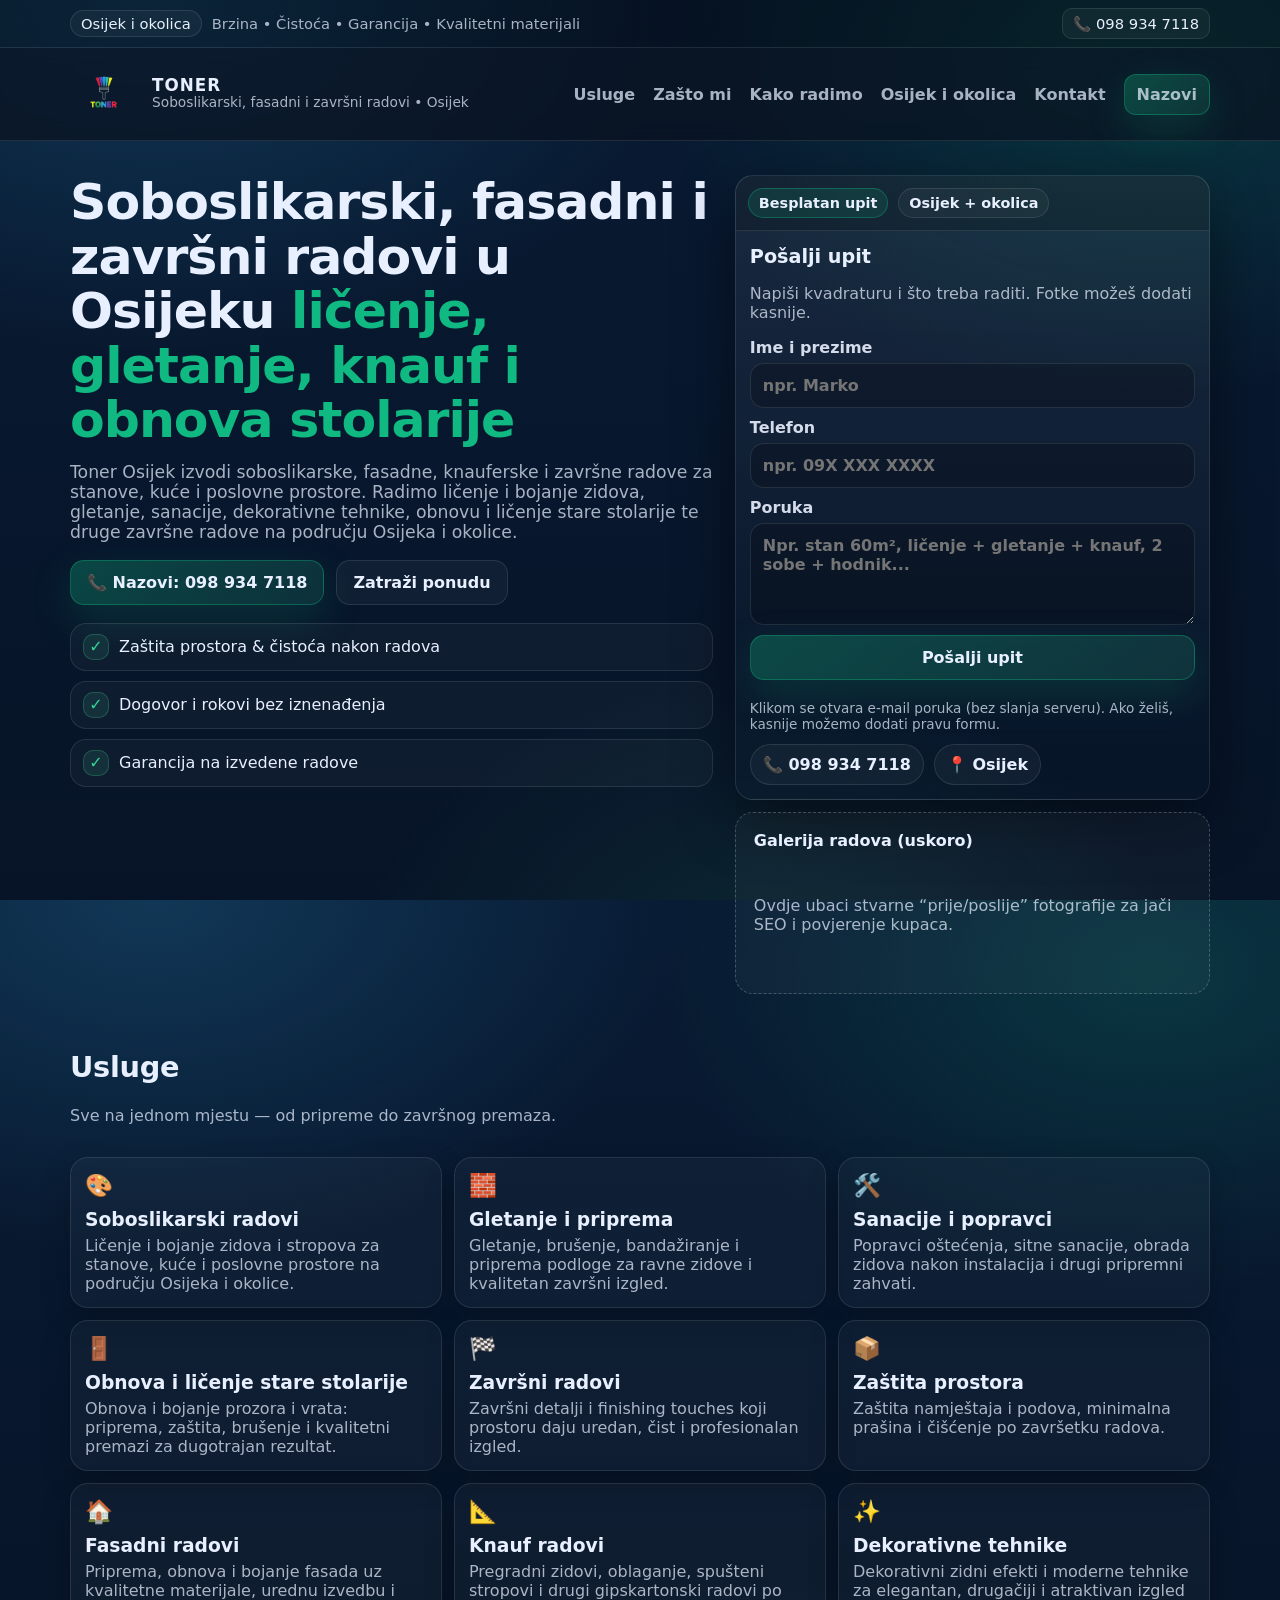
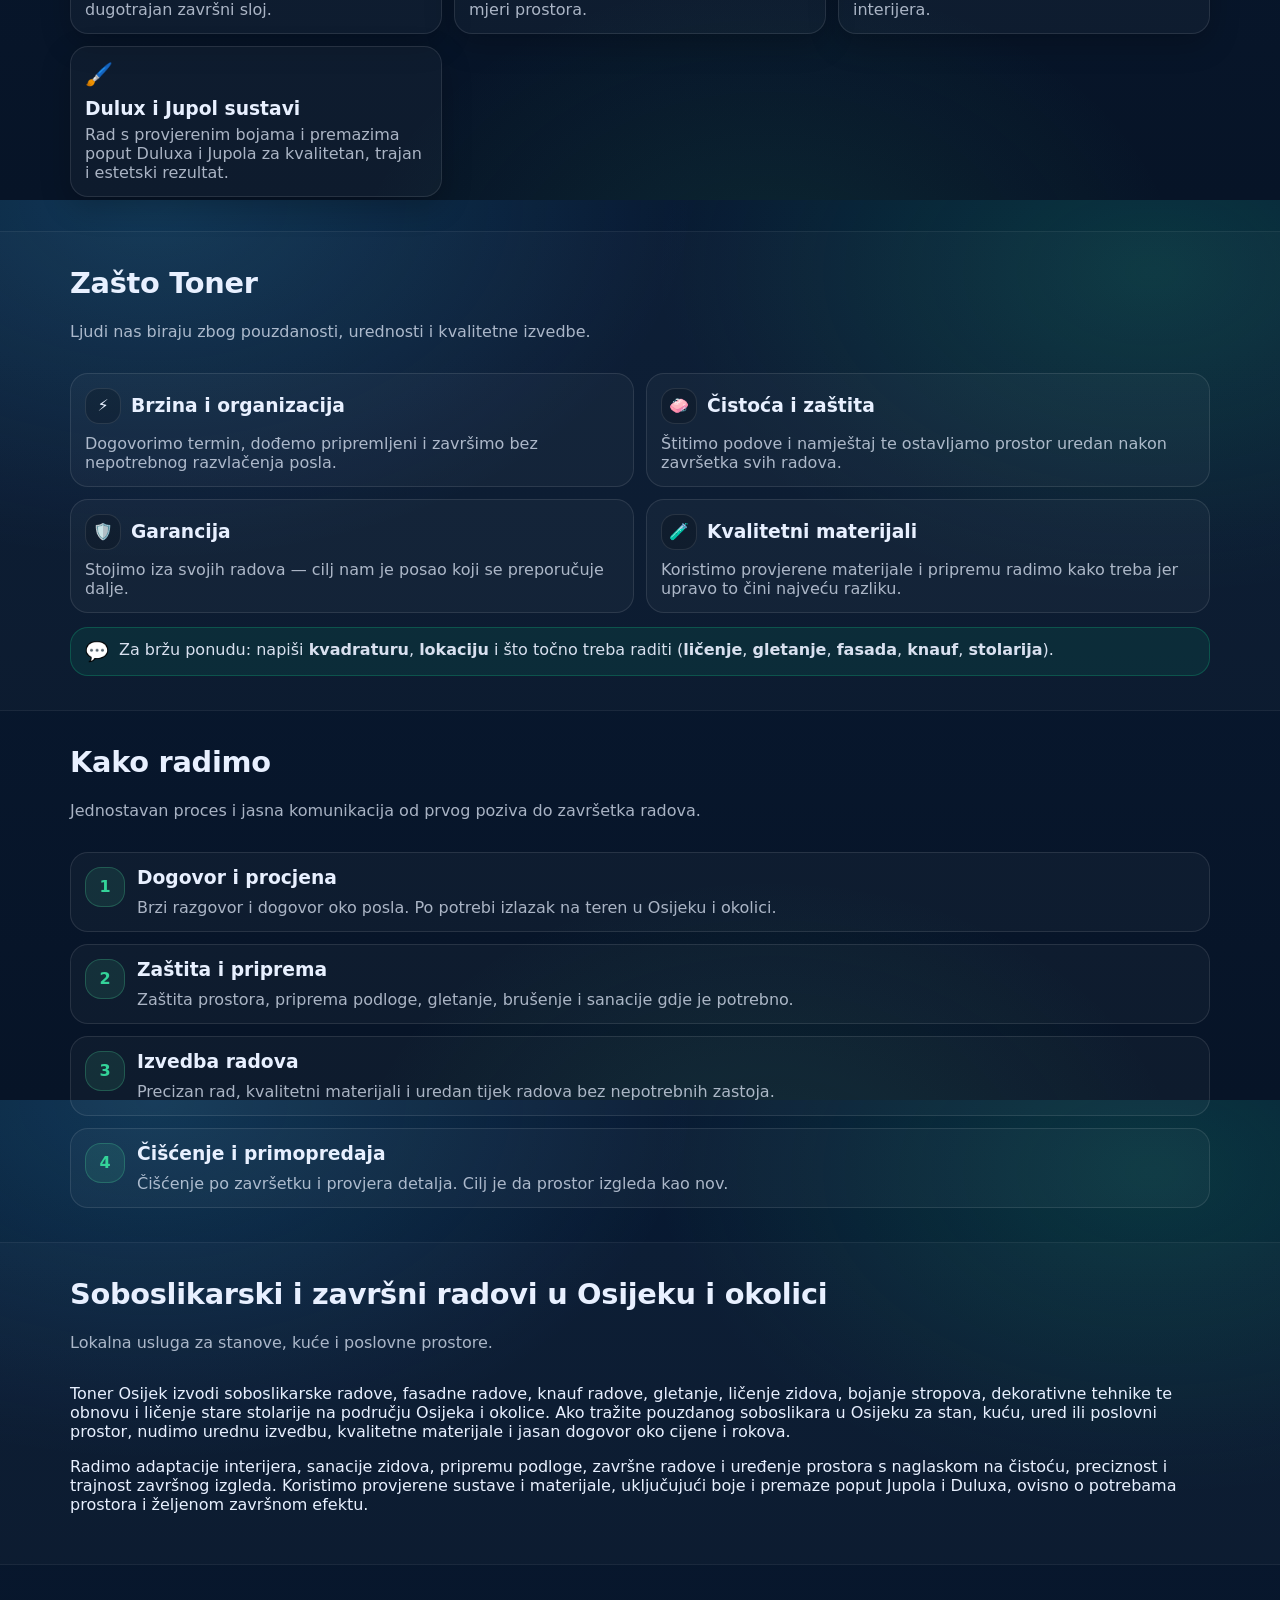
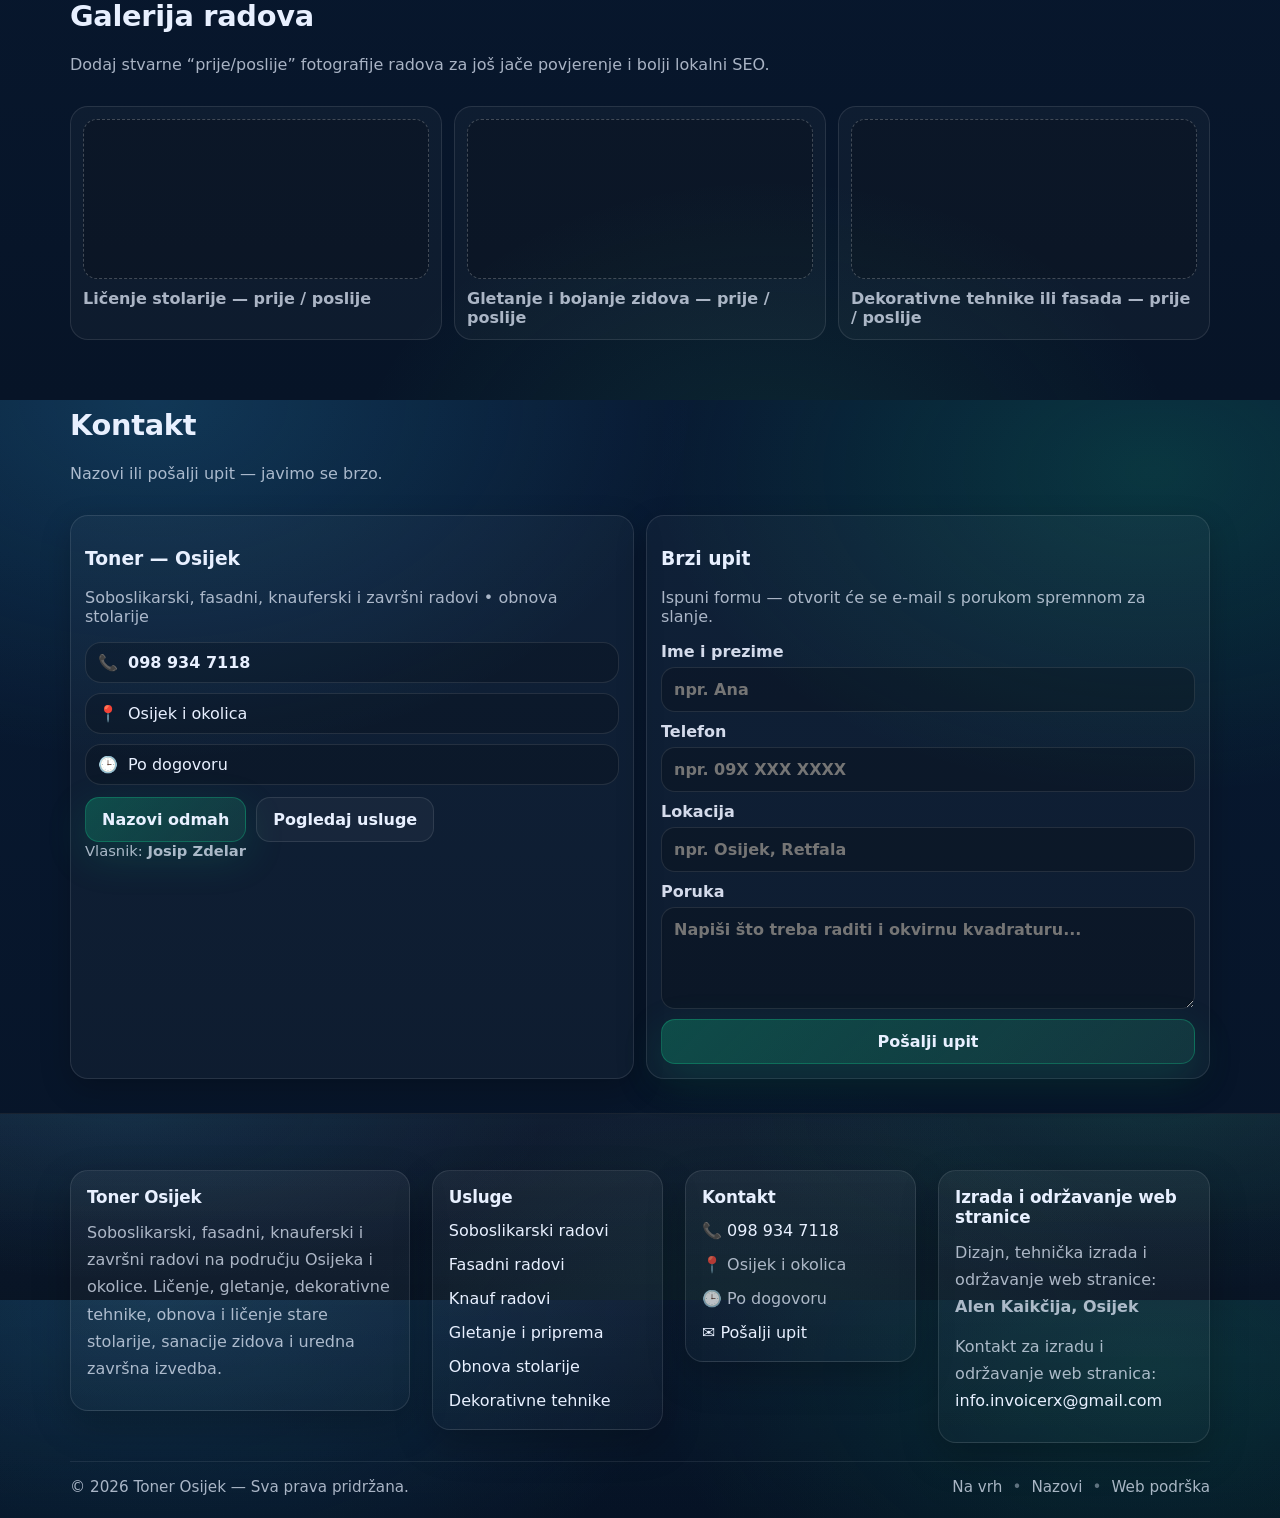
<file: index.html>
<!doctype html>
<html lang="hr">
<head>
  <meta charset="utf-8" />
  <meta name="viewport" content="width=device-width, initial-scale=1" />

  <title>Toner Osijek — Soboslikar, fasadni i završni radovi | Ličenje, knauf, stolarija</title>
  <meta name="description" content="Toner Osijek izvodi soboslikarske, fasadne, knauferske i završne radove: ličenje, bojanje, gletanje, dekorativne tehnike, obnova i ličenje stolarije. Osijek i okolica. Nazovite: 098 934 7118" />
  <meta name="keywords" content="soboslikar Osijek, soboslikarski radovi Osijek, ličenje Osijek, krečenje Osijek, bojanje zidova Osijek, gletanje Osijek, fasadni radovi Osijek, završni radovi Osijek, knauf radovi Osijek, knaufer Osijek, ličenje stolarije Osijek, obnova stolarije Osijek, bojanje stolarije Osijek, dekorativne tehnike Osijek, Jupol Osijek, Dulux Osijek, farbanje stanova Osijek, sanacija zidova Osijek, gipskartonski radovi Osijek" />
  <meta name="robots" content="index, follow" />

  <link rel="canonical" href="https://invoicerx.github.io/toner-osijek-website/" />
  
  <meta property="og:title" content="Toner Osijek — Soboslikarski, fasadni i završni radovi" />
  <meta property="og:description" content="Ličenje, gletanje, knauf, fasadni radovi, dekorativne tehnike i obnova stolarije u Osijeku i okolici. 098 934 7118" />
  <meta property="og:type" content="website" />
  <meta property="og:locale" content="hr_HR" />
  <meta property="og:url" content="https://invoicerx.github.io/toner-osijek-website/" />
  <meta property="og:image" content="https://invoicerx.github.io/toner-osijek-website/og-image.jpg" />
  <meta property="og:image:alt" content="Toner Osijek - soboslikarski i završni radovi u Osijeku" />

  <meta name="twitter:card" content="summary_large_image" />

  <link rel="icon" href="favicon.ico" />
  <link rel="stylesheet" href="style.css" />

  <script type="application/ld+json">
  {
    "@context": "https://schema.org",
    "@type": "HousePainter",
    "name": "Toner Osijek",
    "url": "https://invoicerx.github.io/toner-osijek-website/",
    "telephone": "+385989347118",
    "areaServed": {
      "@type": "City",
      "name": "Osijek"
    },
    "address": {
      "@type": "PostalAddress",
      "addressLocality": "Osijek",
      "addressCountry": "HR"
    },
    "description": "Soboslikarski, fasadni, knauferski i završni radovi u Osijeku i okolici. Ličenje, gletanje, dekorativne tehnike, obnova i ličenje stolarije.",
    "priceRange": "€€",
    "founder": "Josip Zdelar",
    "serviceType": [
      "Soboslikarski radovi",
      "Fasadni radovi",
      "Knauf radovi",
      "Gletanje",
      "Ličenje stolarije",
      "Obnova stolarije",
      "Dekorativne tehnike",
      "Završni radovi"
    ]
  }
  </script>
</head>
<body>

  <!-- Top bar -->
  <div class="topbar">
    <div class="container topbar-inner">
      <div class="topbar-left">
        <span class="pill">Osijek i okolica</span>
        <span class="muted">Brzina • Čistoća • Garancija • Kvalitetni materijali</span>
      </div>
      <div class="topbar-right">
        <a class="topbar-link" href="tel:+385989347118">📞 098 934 7118</a>
      </div>
    </div>
  </div>

  <!-- Header -->
  <header class="header" id="top">
    <div class="container header-inner">
      <a class="brand" href="#top" aria-label="Toner Osijek">
  <div class="brand-mark">
    <img src="Toner Logo.png" alt="Toner Osijek logo" class="brand-logo-img" />
  </div>
  <div class="brand-text">
    <div class="brand-name">TONER</div>
    <div class="brand-sub">Soboslikarski, fasadni i završni radovi • Osijek</div>
  </div>
</a>

      <nav class="nav" aria-label="Navigacija">
        <a href="#usluge">Usluge</a>
        <a href="#zasto">Zašto mi</a>
        <a href="#proces">Kako radimo</a>
        <a href="#osijek">Osijek i okolica</a>
        <a href="#kontakt">Kontakt</a>
        <a class="btn btn-small" href="tel:+385989347118">Nazovi</a>
      </nav>

      <button class="nav-toggle" aria-label="Otvori izbornik" aria-expanded="false">
        <span></span><span></span><span></span>
      </button>
    </div>
  </header>

  <!-- Hero -->
  <main>
    <section class="hero">
      <div class="container hero-grid">
        <div class="hero-left">
          <h1>
            Soboslikarski, fasadni i završni radovi u Osijeku
            <span class="accent">ličenje, gletanje, knauf i obnova stolarije</span>
          </h1>
          <p class="lead">
            Toner Osijek izvodi soboslikarske, fasadne, knauferske i završne radove za stanove, kuće i poslovne prostore.
            Radimo ličenje i bojanje zidova, gletanje, sanacije, dekorativne tehnike, obnovu i ličenje stare stolarije
            te druge završne radove na području Osijeka i okolice.
          </p>

          <div class="hero-cta">
            <a class="btn" href="tel:+385989347118">📞 Nazovi: 098 934 7118</a>
            <a class="btn btn-ghost" href="#kontakt">Zatraži ponudu</a>
          </div>

          <div class="hero-trust">
            <div class="trust-item">
              <div class="trust-num">✓</div>
              <div class="trust-text">Zaštita prostora & čistoća nakon radova</div>
            </div>
            <div class="trust-item">
              <div class="trust-num">✓</div>
              <div class="trust-text">Dogovor i rokovi bez iznenađenja</div>
            </div>
            <div class="trust-item">
              <div class="trust-num">✓</div>
              <div class="trust-text">Garancija na izvedene radove</div>
            </div>
          </div>
        </div>

        <div class="hero-right">
          <div class="hero-card">
            <div class="hero-card-head">
              <div class="badge">Besplatan upit</div>
              <div class="badge badge-dark">Osijek + okolica</div>
            </div>

            <div class="hero-card-body">
              <h2 class="h2">Pošalji upit</h2>
              <p class="muted">
                Napiši kvadraturu i što treba raditi. Fotke možeš dodati kasnije.
              </p>

              <form id="leadForm" class="form" autocomplete="on">
                <label>
                  Ime i prezime
                  <input name="name" type="text" placeholder="npr. Marko" required />
                </label>

                <label>
                  Telefon
                  <input name="phone" type="tel" placeholder="npr. 09X XXX XXXX" required />
                </label>

                <label>
                  Poruka
                  <textarea name="message" rows="4" placeholder="Npr. stan 60m², ličenje + gletanje + knauf, 2 sobe + hodnik..." required></textarea>
                </label>

                <button class="btn btn-full" type="submit">Pošalji upit</button>

                <p class="fineprint">
                  Klikom se otvara e-mail poruka (bez slanja serveru). Ako želiš, kasnije možemo dodati pravu formu.
                </p>
              </form>

              <div class="quick-contact">
                <a class="chip" href="tel:+385989347118">📞 098 934 7118</a>
                <a class="chip" href="#kontakt">📍 Osijek</a>
              </div>
            </div>
          </div>

          <div class="hero-image">
            <div class="placeholder">
              <div class="ph-title">Galerija radova (uskoro)</div>
              <div class="ph-sub">Ovdje ubaci stvarne “prije/poslije” fotografije za jači SEO i povjerenje kupaca.</div>
            </div>
          </div>
        </div>
      </div>
    </section>

    <!-- Services -->
    <section class="section" id="usluge">
      <div class="container">
        <div class="section-head">
          <h2>Usluge</h2>
          <p class="muted">Sve na jednom mjestu — od pripreme do završnog premaza.</p>
        </div>

        <div class="cards">
          <article class="card">
            <div class="card-icon">🎨</div>
            <h3>Soboslikarski radovi</h3>
            <p>Ličenje i bojanje zidova i stropova za stanove, kuće i poslovne prostore na području Osijeka i okolice.</p>
          </article>

          <article class="card">
            <div class="card-icon">🧱</div>
            <h3>Gletanje i priprema</h3>
            <p>Gletanje, brušenje, bandažiranje i priprema podloge za ravne zidove i kvalitetan završni izgled.</p>
          </article>

          <article class="card">
            <div class="card-icon">🛠️</div>
            <h3>Sanacije i popravci</h3>
            <p>Popravci oštećenja, sitne sanacije, obrada zidova nakon instalacija i drugi pripremni zahvati.</p>
          </article>

          <article class="card">
            <div class="card-icon">🚪</div>
            <h3>Obnova i ličenje stare stolarije</h3>
            <p>Obnova i bojanje prozora i vrata: priprema, zaštita, brušenje i kvalitetni premazi za dugotrajan rezultat.</p>
          </article>

          <article class="card">
            <div class="card-icon">🏁</div>
            <h3>Završni radovi</h3>
            <p>Završni detalji i finishing touches koji prostoru daju uredan, čist i profesionalan izgled.</p>
          </article>

          <article class="card">
            <div class="card-icon">📦</div>
            <h3>Zaštita prostora</h3>
            <p>Zaštita namještaja i podova, minimalna prašina i čišćenje po završetku radova.</p>
          </article>

          <article class="card">
            <div class="card-icon">🏠</div>
            <h3>Fasadni radovi</h3>
            <p>Priprema, obnova i bojanje fasada uz kvalitetne materijale, urednu izvedbu i dugotrajan završni sloj.</p>
          </article>

          <article class="card">
            <div class="card-icon">📐</div>
            <h3>Knauf radovi</h3>
            <p>Pregradni zidovi, oblaganje, spušteni stropovi i drugi gipskartonski radovi po mjeri prostora.</p>
          </article>

          <article class="card">
            <div class="card-icon">✨</div>
            <h3>Dekorativne tehnike</h3>
            <p>Dekorativni zidni efekti i moderne tehnike za elegantan, drugačiji i atraktivan izgled interijera.</p>
          </article>

          <article class="card">
            <div class="card-icon">🖌️</div>
            <h3>Dulux i Jupol sustavi</h3>
            <p>Rad s provjerenim bojama i premazima poput Duluxa i Jupola za kvalitetan, trajan i estetski rezultat.</p>
          </article>
        </div>
      </div>
    </section>

    <!-- Why us -->
    <section class="section section-alt" id="zasto">
      <div class="container">
        <div class="section-head">
          <h2>Zašto Toner</h2>
          <p class="muted">Ljudi nas biraju zbog pouzdanosti, urednosti i kvalitetne izvedbe.</p>
        </div>

        <div class="grid-2">
          <div class="feature">
            <div class="feature-top">
              <div class="feature-icon">⚡</div>
              <h3>Brzina i organizacija</h3>
            </div>
            <p>Dogovorimo termin, dođemo pripremljeni i završimo bez nepotrebnog razvlačenja posla.</p>
          </div>

          <div class="feature">
            <div class="feature-top">
              <div class="feature-icon">🧼</div>
              <h3>Čistoća i zaštita</h3>
            </div>
            <p>Štitimo podove i namještaj te ostavljamo prostor uredan nakon završetka svih radova.</p>
          </div>

          <div class="feature">
            <div class="feature-top">
              <div class="feature-icon">🛡️</div>
              <h3>Garancija</h3>
            </div>
            <p>Stojimo iza svojih radova — cilj nam je posao koji se preporučuje dalje.</p>
          </div>

          <div class="feature">
            <div class="feature-top">
              <div class="feature-icon">🧪</div>
              <h3>Kvalitetni materijali</h3>
            </div>
            <p>Koristimo provjerene materijale i pripremu radimo kako treba jer upravo to čini najveću razliku.</p>
          </div>
        </div>

        <div class="note">
          <div class="note-icon">💬</div>
          <div class="note-text">
            Za bržu ponudu: napiši <b>kvadraturu</b>, <b>lokaciju</b> i što točno treba raditi
            (<b>ličenje</b>, <b>gletanje</b>, <b>fasada</b>, <b>knauf</b>, <b>stolarija</b>).
          </div>
        </div>
      </div>
    </section>

    <!-- Process -->
    <section class="section" id="proces">
      <div class="container">
        <div class="section-head">
          <h2>Kako radimo</h2>
          <p class="muted">Jednostavan proces i jasna komunikacija od prvog poziva do završetka radova.</p>
        </div>

        <ol class="steps">
          <li class="step">
            <div class="step-num">1</div>
            <div class="step-body">
              <h3>Dogovor i procjena</h3>
              <p>Brzi razgovor i dogovor oko posla. Po potrebi izlazak na teren u Osijeku i okolici.</p>
            </div>
          </li>
          <li class="step">
            <div class="step-num">2</div>
            <div class="step-body">
              <h3>Zaštita i priprema</h3>
              <p>Zaštita prostora, priprema podloge, gletanje, brušenje i sanacije gdje je potrebno.</p>
            </div>
          </li>
          <li class="step">
            <div class="step-num">3</div>
            <div class="step-body">
              <h3>Izvedba radova</h3>
              <p>Precizan rad, kvalitetni materijali i uredan tijek radova bez nepotrebnih zastoja.</p>
            </div>
          </li>
          <li class="step">
            <div class="step-num">4</div>
            <div class="step-body">
              <h3>Čišćenje i primopredaja</h3>
              <p>Čišćenje po završetku i provjera detalja. Cilj je da prostor izgleda kao nov.</p>
            </div>
          </li>
        </ol>
      </div>
    </section>

    <!-- Local SEO section -->
    <section class="section section-alt" id="osijek">
      <div class="container">
        <div class="section-head">
          <h2>Soboslikarski i završni radovi u Osijeku i okolici</h2>
          <p class="muted">Lokalna usluga za stanove, kuće i poslovne prostore.</p>
        </div>

        <p>
          Toner Osijek izvodi soboslikarske radove, fasadne radove, knauf radove, gletanje, ličenje zidova,
          bojanje stropova, dekorativne tehnike te obnovu i ličenje stare stolarije na području Osijeka i okolice.
          Ako tražite pouzdanog soboslikara u Osijeku za stan, kuću, ured ili poslovni prostor, nudimo urednu izvedbu,
          kvalitetne materijale i jasan dogovor oko cijene i rokova.
        </p>

        <p>
          Radimo adaptacije interijera, sanacije zidova, pripremu podloge, završne radove i uređenje prostora
          s naglaskom na čistoću, preciznost i trajnost završnog izgleda. Koristimo provjerene sustave i materijale,
          uključujući boje i premaze poput Jupola i Duluxa, ovisno o potrebama prostora i željenom završnom efektu.
        </p>
      </div>
    </section>

    <!-- Gallery placeholder -->
    <section class="section" id="galerija">
      <div class="container">
        <div class="section-head">
          <h2>Galerija radova</h2>
          <p class="muted">Dodaj stvarne “prije/poslije” fotografije radova za još jače povjerenje i bolji lokalni SEO.</p>
        </div>

        <div class="gallery-placeholder">
          <div class="gph">
            <div class="gph-box"></div>
            <div class="gph-text">Ličenje stolarije — prije / poslije</div>
          </div>
          <div class="gph">
            <div class="gph-box"></div>
            <div class="gph-text">Gletanje i bojanje zidova — prije / poslije</div>
          </div>
          <div class="gph">
            <div class="gph-box"></div>
            <div class="gph-text">Dekorativne tehnike ili fasada — prije / poslije</div>
          </div>
        </div>
      </div>
    </section>

    <!-- Contact -->
    <section class="section" id="kontakt">
      <div class="container">
        <div class="section-head">
          <h2>Kontakt</h2>
          <p class="muted">Nazovi ili pošalji upit — javimo se brzo.</p>
        </div>

        <div class="contact-grid">
          <div class="contact-card">
            <h3>Toner — Osijek</h3>
            <p class="muted">Soboslikarski, fasadni, knauferski i završni radovi • obnova stolarije</p>

            <div class="contact-lines">
              <a class="contact-line" href="tel:+385989347118">
                <span>📞</span>
                <span><b>098 934 7118</b></span>
              </a>
              <div class="contact-line">
                <span>📍</span>
                <span>Osijek i okolica</span>
              </div>
              <div class="contact-line">
                <span>🕒</span>
                <span>Po dogovoru</span>
              </div>
            </div>

            <div class="contact-actions">
              <a class="btn" href="tel:+385989347118">Nazovi odmah</a>
              <a class="btn btn-ghost" href="#usluge">Pogledaj usluge</a>
            </div>

            <div class="small muted">
              Vlasnik: <b>Josip Zdelar</b>
            </div>
          </div>

          <div class="contact-card">
            <h3>Brzi upit</h3>
            <p class="muted">Ispuni formu — otvorit će se e-mail s porukom spremnom za slanje.</p>

            <form id="contactForm" class="form">
              <label>
                Ime i prezime
                <input name="name" type="text" placeholder="npr. Ana" required />
              </label>

              <label>
                Telefon
                <input name="phone" type="tel" placeholder="npr. 09X XXX XXXX" required />
              </label>

              <label>
                Lokacija
                <input name="location" type="text" placeholder="npr. Osijek, Retfala" />
              </label>

              <label>
                Poruka
                <textarea name="message" rows="4" placeholder="Napiši što treba raditi i okvirnu kvadraturu..." required></textarea>
              </label>

              <button class="btn btn-full" type="submit">Pošalji upit</button>
            </form>
          </div>
        </div>
      </div>
    </section>
  </main>

  <!-- Footer -->
  <!-- Footer -->
<footer class="footer">
  <div class="container footer-grid">
    <div class="footer-col">
      <h3>Toner Osijek</h3>
      <p>
        Soboslikarski, fasadni, knauferski i završni radovi na području Osijeka i okolice.
        Ličenje, gletanje, dekorativne tehnike, obnova i ličenje stare stolarije,
        sanacije zidova i uredna završna izvedba.
      </p>
    </div>

    <div class="footer-col">
      <h3>Usluge</h3>
      <ul class="footer-list">
        <li><a href="#usluge">Soboslikarski radovi</a></li>
        <li><a href="#usluge">Fasadni radovi</a></li>
        <li><a href="#usluge">Knauf radovi</a></li>
        <li><a href="#usluge">Gletanje i priprema</a></li>
        <li><a href="#usluge">Obnova stolarije</a></li>
        <li><a href="#usluge">Dekorativne tehnike</a></li>
      </ul>
    </div>

    <div class="footer-col">
      <h3>Kontakt</h3>
      <ul class="footer-list">
        <li><a href="tel:+385989347118">📞 098 934 7118</a></li>
        <li><span>📍 Osijek i okolica</span></li>
        <li><span>🕒 Po dogovoru</span></li>
        <li><a href="#kontakt">✉️ Pošalji upit</a></li>
      </ul>
    </div>

    <div class="footer-col">
      <h3>Izrada i održavanje web stranice</h3>
      <p>
        Dizajn, tehnička izrada i održavanje web stranice:
        <strong>Alen Kaikčija, Osijek</strong>
      </p>
      <p>
        Kontakt za izradu i održavanje web stranica:
        <a href="mailto:info.invoicerx@gmail.com">info.invoicerx@gmail.com</a>
      </p>
    </div>
  </div>

  <div class="container footer-bottom">
    <div>© <span id="year"></span> Toner Osijek — Sva prava pridržana.</div>
    <div class="footer-bottom-links">
      <a href="#top">Na vrh</a>
      <span class="dot">•</span>
      <a href="tel:+385989347118">Nazovi</a>
      <span class="dot">•</span>
      <a href="mailto:info.invoicerx@gmail.com">Web podrška</a>
    </div>
  </div>
</footer>

  <!-- Mobile call button -->
  <a class="call-float" href="tel:+385989347118" aria-label="Nazovi Toner Osijek">📞 Nazovi</a>

  <script src="script.js"></script>
</body>
</html>
</file>
<file: style.css>
:root{
  /* BLUE BASE + EMERALD ACCENTS */
  --bg: #071427; /* duboka plava */
  --bg2: #081a33; /* sekundarna za gradiente */
  --panel: rgba(255,255,255,0.055);
  --panel2: rgba(255,255,255,0.035);
  --stroke: rgba(255,255,255,0.10);

  --text: #e8f0ff;
  --muted: rgba(232,240,255,0.72);

  --accent: #10b981;   /* emerald */
  --accent2: #34d399;  /* mint/green */

  --shadow: 0 20px 60px rgba(0,0,0,.45);
}

*{box-sizing:border-box}
html,body{height:100%}
html{
  -webkit-text-size-adjust: 100%;
  text-size-adjust: 100%;
}
body{
  margin:0;
  font-family: system-ui, -apple-system, Segoe UI, Roboto, Inter, Arial, sans-serif;
  overflow-x: hidden;

  background:
    radial-gradient(900px 600px at 12% 0%, rgba(56,189,248,.18), transparent 60%),
    radial-gradient(800px 520px at 90% 8%, rgba(16,185,129,.18), transparent 62%),
    radial-gradient(700px 520px at 60% 110%, rgba(52,211,153,.10), transparent 60%),
    linear-gradient(180deg, var(--bg2), var(--bg));

  color: var(--text);
}

a{color:inherit; text-decoration:none}

img,
svg,
video,
canvas{
  max-width: 100%;
  height: auto;
}

input,
textarea,
select,
button{
  font: inherit;
}

.container{
  width:min(1140px, 92vw);
  margin:0 auto;
}

.muted{color:var(--muted)}
.small{font-size:.92rem}
.fineprint{font-size:.85rem; color:var(--muted); margin:.6rem 0 0}

/* iPhone notch / safe area support */
.topbar,
.header,
.footer,
.call-float{
  padding-left: max(0px, env(safe-area-inset-left));
  padding-right: max(0px, env(safe-area-inset-right));
}

.call-float{
  bottom: max(14px, env(safe-area-inset-bottom));
}

.topbar{
  background: rgba(0,0,0,.35);
  border-bottom: 1px solid var(--stroke);
}
.topbar-inner{
  display:flex;
  align-items:center;
  justify-content:space-between;
  gap:12px;
  padding:10px 0;
  font-size:.92rem;
}
.topbar-left{
  display:flex;
  align-items:center;
  gap:10px;
  flex-wrap:wrap;
}
.pill{
  display:inline-flex;
  align-items:center;
  gap:8px;
  padding:4px 10px;
  border:1px solid var(--stroke);
  background: rgba(255,255,255,.04);
  border-radius:999px;
}
.topbar-link{
  padding:6px 10px;
  border:1px solid var(--stroke);
  border-radius:10px;
  background: rgba(255,255,255,.04);
}

.header{
  position: sticky;
  top:0;
  z-index:50;
  backdrop-filter: blur(10px);
  background: rgba(11,18,32,0.72);
  border-bottom: 1px solid var(--stroke);
}
.header-inner{
  display:flex;
  align-items:center;
  justify-content:space-between;
  gap:12px;
  padding:12px 0;
}

.brand{
  display:flex;
  align-items:center;
  gap:14px;
  min-width:220px;
}

.brand-mark{
  width:68px;
  height:68px;
  display:grid;
  place-items:center;
  border-radius:14px;
  background: transparent;
  border:none;
  box-shadow:none;
  overflow:visible;
  flex:0 0 68px;
}

.brand-logo-img{
  width:100%;
  height:100%;
  object-fit:contain;
  display:block;
}

.brand-name{
  font-weight:900;
  letter-spacing:.06em;
  font-size:1.05rem;
  line-height:1;
}

.brand-sub{
  font-size:.86rem;
  color:var(--muted);
  line-height:1.25;
}
.logo{height:42px; width:auto; display:block}

.nav{
  display:flex;
  align-items:center;
  gap:18px;
}
.nav a{
  color: var(--muted);
  font-weight:600;
}
.nav a:hover{color:var(--text)}

.nav-toggle{
  display:none;
  background: transparent;
  border: 1px solid var(--stroke);
  border-radius: 12px;
  padding:10px;
  cursor:pointer;
}
.nav-toggle span{
  display:block;
  width:22px;
  height:2px;
  background: var(--text);
  margin:4px 0;
  opacity:.9;
}

.btn{
  display:inline-flex;
  align-items:center;
  justify-content:center;
  gap:10px;
  padding:12px 16px;
  border-radius:14px;

  border: 1px solid rgba(16,185,129,.35);
  background: linear-gradient(135deg, rgba(16,185,129,.30), rgba(52,211,153,.14));
  box-shadow: 0 14px 40px rgba(16,185,129,.18);

  color: var(--text);
  font-weight:800;
}

.btn:hover{
  transform: translateY(-1px);
  box-shadow: 0 18px 55px rgba(16,185,129,.26);
}
.btn:active{transform: translateY(0px)}

.btn-ghost{
  background: rgba(255,255,255,.04);
  border:1px solid var(--stroke);
  box-shadow: none;
  color: var(--text);
}
.btn-small{padding:10px 12px; border-radius:12px}
.btn-full{width:100%}

.hero{
  padding: 34px 0 22px;
}
.hero-grid{
  display:grid;
  grid-template-columns: 1.15fr .85fr;
  gap:22px;
  align-items:start;
}
h1{
  margin:0;
  font-size: clamp(2rem, 2.7vw + 1rem, 3.2rem);
  line-height: 1.08;
  letter-spacing: -0.02em;
}
.accent{
  color: var(--accent);
}
.lead{
  margin:14px 0 0;
  font-size: 1.08rem;
  color: var(--muted);
  max-width: 64ch;
}
.hero-cta{
  display:flex;
  gap:12px;
  flex-wrap:wrap;
  margin-top:18px;
}
.hero-trust{
  margin-top:18px;
  display:grid;
  gap:10px;
}
.trust-item{
  display:flex;
  align-items:center;
  gap:10px;
  padding:10px 12px;
  background: rgba(255,255,255,.03);
  border:1px solid var(--stroke);
  border-radius:16px;
}
.trust-num{
  width:26px;height:26px;
  border-radius:10px;
  display:grid;place-items:center;
  background: rgba(78,225,160,.10);
  border: 1px solid rgba(78,225,160,.22);
  color: var(--accent2);
  font-weight:900;
}

.hero-card{
  background: linear-gradient(180deg, rgba(255,255,255,.07), rgba(255,255,255,0));
  border:1px solid var(--stroke);
  border-radius: 18px;
  box-shadow: var(--shadow);
  overflow:hidden;
}
.hero-card-head{
  padding:12px;
  display:flex;
  gap:10px;
  flex-wrap:wrap;
  border-bottom: 1px solid var(--stroke);
  background: rgba(0,0,0,.20);
}
.badge{
  padding:6px 10px;
  border-radius:999px;
  border:1px solid rgba(16,185,129,.35);
  background: rgba(16,185,129,.14);
  font-weight:800;
  font-size:.9rem;
}
.badge-dark{
  border-color: var(--stroke);
  background: rgba(255,255,255,.04);
  color: var(--text);
}
.hero-card-body{
  padding:14px;
}
.h2{margin:0 0 6px; font-size:1.2rem}

.form{
  display:grid;
  gap:10px;
  margin-top:10px;
}
label{
  display:grid;
  gap:6px;
  font-weight:700;
  color: rgba(234,240,255,.90);
}
input, textarea{
  width:100%;
  padding:12px 12px;
  border-radius:14px;
  border:1px solid var(--stroke);
  background: rgba(0,0,0,.20);
  color: var(--text);
  outline:none;
}
input:focus, textarea:focus{
  border-color: rgba(16,185,129,.40);
  box-shadow: 0 0 0 4px rgba(16,185,129,.14);
}
.quick-contact{
  display:flex;
  gap:10px;
  flex-wrap:wrap;
  margin-top:12px;
}
.chip{
  padding:10px 12px;
  border-radius:999px;
  border:1px solid var(--stroke);
  background: rgba(255,255,255,.04);
  font-weight:800;
}

.hero-image{
  margin-top:12px;
  border-radius: 18px;
  border:1px dashed rgba(255,255,255,.22);
  background: rgba(255,255,255,.03);
  overflow:hidden;
}
.placeholder{
  padding:18px;
  min-height: 180px;
  display:grid;
  gap:6px;
}
.ph-title{font-weight:900}
.ph-sub{color:var(--muted)}

.section{
  padding: 34px 0;
}
.section-alt{
  background: rgba(255,255,255,.02);
  border-top: 1px solid rgba(255,255,255,.06);
  border-bottom: 1px solid rgba(255,255,255,.06);
}
.section-head{
  display:grid;
  gap:6px;
  margin-bottom:16px;
}
.section-head h2{
  margin:0;
  font-size: 1.8rem;
  letter-spacing: -0.01em;
}

.cards{
  display:grid;
  grid-template-columns: repeat(3, 1fr);
  gap:12px;
}
.card{
  padding:14px;
  border-radius: 18px;
  border:1px solid var(--stroke);
  background: rgba(255,255,255,.03);
  box-shadow: 0 10px 30px rgba(0,0,0,.22);
}
.card-icon{font-size:1.4rem}
.card h3{margin:10px 0 6px}
.card p{margin:0; color:var(--muted)}

.grid-2{
  display:grid;
  grid-template-columns: repeat(2, 1fr);
  gap:12px;
}
.feature{
  padding:14px;
  border-radius:18px;
  border:1px solid var(--stroke);
  background: rgba(255,255,255,.03);
}
.feature-top{
  display:flex;
  align-items:center;
  gap:10px;
}
.feature-icon{
  width:36px;height:36px;
  border-radius:14px;
  display:grid;place-items:center;
  border:1px solid var(--stroke);
  background: rgba(0,0,0,.18);
}
.feature h3{margin:0}
.feature p{margin:10px 0 0; color:var(--muted)}

.note{
  margin-top:14px;
  display:flex;
  gap:10px;
  padding:12px 14px;
  border-radius: 18px;
  border:1px solid rgba(16,185,129,.28);
  background: rgba(16,185,129,.10);
}
.note-icon{font-size:1.2rem}
.note-text{color: rgba(234,240,255,.92)}

.steps{
  list-style:none;
  padding:0;
  margin:0;
  display:grid;
  gap:12px;
}
.step{
  display:flex;
  gap:12px;
  padding:14px;
  border-radius:18px;
  border:1px solid var(--stroke);
  background: rgba(255,255,255,.03);
}
.step-num{
  width:40px;height:40px;
  border-radius:16px;
  display:grid;place-items:center;
  font-weight:900;
  border:1px solid rgba(78,225,160,.24);
  background: rgba(78,225,160,.10);
  color: var(--accent2);
}
.step-body h3{margin:0}
.step-body p{margin:10px 0 0; color:var(--muted)}

.gallery-placeholder{
  display:grid;
  grid-template-columns: repeat(3, 1fr);
  gap:12px;
}
.gph{
  padding:12px;
  border-radius:18px;
  border:1px solid var(--stroke);
  background: rgba(255,255,255,.03);
}
.gph-box{
  height:160px;
  border-radius:14px;
  border:1px dashed rgba(255,255,255,.22);
  background: rgba(0,0,0,.18);
}
.gph-text{margin-top:10px; color:var(--muted); font-weight:800}

.contact-grid{
  display:grid;
  grid-template-columns: 1fr 1fr;
  gap:12px;
}
.contact-card{
  padding:14px;
  border-radius:18px;
  border:1px solid var(--stroke);
  background: rgba(255,255,255,.03);
  box-shadow: 0 10px 30px rgba(0,0,0,.22);
}
.contact-lines{display:grid; gap:10px; margin:12px 0}
.contact-line{
  display:flex;
  align-items:center;
  gap:10px;
  padding:10px 12px;
  border-radius:16px;
  border:1px solid var(--stroke);
  background: rgba(0,0,0,.18);
}
.contact-actions{
  display:flex;
  gap:10px;
  flex-wrap:wrap;
  margin-top:10px;
}

.footer{
  position: relative;
  padding: 56px 0 22px;
  border-top: 1px solid rgba(255,255,255,.08);
  background:
    radial-gradient(700px 280px at 10% 0%, rgba(56,189,248,.10), transparent 60%),
    radial-gradient(700px 300px at 90% 0%, rgba(16,185,129,.10), transparent 60%),
    linear-gradient(180deg, rgba(255,255,255,.02), rgba(0,0,0,.24));
  overflow: hidden;
}

.footer::before{
  content:"";
  position:absolute;
  inset:0;
  pointer-events:none;
  background: linear-gradient(180deg, rgba(255,255,255,.02), transparent 30%);
}

.footer-grid{
  position: relative;
  z-index: 1;
  display:grid;
  grid-template-columns: 1.25fr .85fr .85fr 1fr;
  gap:22px;
  align-items:start;
}

.footer-col{
  padding:16px;
  border-radius:18px;
  border:1px solid var(--stroke);
  background: linear-gradient(180deg, rgba(255,255,255,.05), rgba(255,255,255,.02));
  box-shadow: 0 14px 38px rgba(0,0,0,.22);
}

.footer-col h3{
  margin:0 0 12px;
  font-size:1.05rem;
  color: var(--text);
  letter-spacing: -.01em;
}

.footer-col p{
  margin:0 0 12px;
  color: var(--muted);
  line-height:1.7;
}

.footer-brand .footer-sub{
  color: var(--accent2);
  font-weight: 700;
  font-size: .92rem;
}

.footer-logo-wrap{
  display:flex;
  align-items:center;
  gap:12px;
  margin-bottom:12px;
}

.footer-brand-mark{
  width:46px;
  height:46px;
  border-radius:14px;
  display:grid;
  place-items:center;
  background: linear-gradient(135deg, rgba(56,189,248,.22), rgba(16,185,129,.16));
  border:1px solid var(--stroke);
  font-weight:900;
  box-shadow: 0 10px 30px rgba(0,0,0,.35);
}

.footer-list{
  list-style:none;
  padding:0;
  margin:0;
  display:grid;
  gap:10px;
}

.footer-list li{
  color: var(--muted);
  line-height:1.5;
}

.footer-list a,
.footer-col a{
  color: var(--text);
  text-decoration:none;
  transition: .2s ease;
}

.footer-list a:hover,
.footer-col a:hover{
  color: var(--accent2);
}

.footer-bottom{
  position: relative;
  z-index: 1;
  margin-top:18px;
  padding-top:16px;
  border-top:1px solid rgba(255,255,255,.08);
  display:flex;
  align-items:center;
  justify-content:space-between;
  gap:12px;
  flex-wrap:wrap;
  color: var(--muted);
  font-size:.95rem;
}

.footer-bottom-links{
  display:flex;
  align-items:center;
  gap:10px;
  flex-wrap:wrap;
}

.dot{
  opacity:.55;
}

.call-float{
  position: fixed;
  right: 14px;
  bottom: 14px;
  z-index: 60;
  display:none;
  padding:12px 14px;
  border-radius: 999px;
  border:1px solid rgba(255,176,32,.28);
  background: rgba(255,176,32,.16);
  font-weight:900;
  box-shadow: 0 16px 50px rgba(0,0,0,.45);
}

/* Responsive */
@media (max-width: 980px){
  .hero-grid{grid-template-columns: 1fr; }
  .cards{grid-template-columns: repeat(2, 1fr);}
  .gallery-placeholder{grid-template-columns: repeat(2, 1fr);}
  .contact-grid{grid-template-columns: 1fr;}
  .nav{display:none}
  .nav-toggle{display:block}
  .call-float{display:inline-flex}
  .footer-grid{
    grid-template-columns: 1fr 1fr;}
}

@media (max-width: 560px){
  .cards{grid-template-columns: 1fr;}
  .grid-2{grid-template-columns: 1fr;}
  .gallery-placeholder{grid-template-columns: 1fr;}
  .footer-grid{grid-template-columns: 1fr;}
  .footer{
    padding: 42px 0 20px;
  }
  .footer-bottom{
    flex-direction:column;
    align-items:flex-start;
  }
}

/* ===== Mobile polish for iPhone & Android ===== */

html{
  -webkit-text-size-adjust: 100%;
  text-size-adjust: 100%;
}

body{
  overflow-x: hidden;
}

img,
svg,
video,
canvas{
  max-width: 100%;
  height: auto;
}

input,
textarea,
select,
button{
  font: inherit;
}

/* iPhone notch / safe area support */
.topbar,
.header,
.footer,
.call-float{
  padding-left: max(0px, env(safe-area-inset-left));
  padding-right: max(0px, env(safe-area-inset-right));
}

.call-float{
  bottom: max(14px, env(safe-area-inset-bottom));
}

/* Tablet / large phones */
@media (max-width: 768px){
  .container{
    width: min(1140px, 94vw);
  }

  .topbar-inner{
    flex-direction: column;
    align-items: flex-start;
    gap: 8px;
    padding: 10px 0;
  }

  .topbar-right{
    width: 100%;
  }

  .topbar-link{
    display: inline-flex;
    width: 100%;
    justify-content: center;
  }

  .header-inner{
    gap: 10px;
    padding: 10px 0;
  }

  .brand{
  min-width:0;
  max-width:calc(100% - 62px);
  gap:10px;
}

.brand-mark{
  width:56px;
  height:56px;
  border-radius:12px;
  flex:0 0 56px;
}

  .brand-logo-img{
    width:100%;
    height:100%;
    object-fit:contain;
    display:block;
  }

  .brand-name{
    font-size: .96rem;
    line-height: 1.1;
  }

  .brand-sub{
    font-size: .76rem;
    line-height: 1.25;
  }

  .nav-toggle{
    flex: 0 0 auto;
    padding: 9px;
  }

  .hero{
    padding: 26px 0 18px;
  }

  h1{
    font-size: clamp(1.8rem, 5.2vw, 2.5rem);
    line-height: 1.1;
  }

  .lead{
    font-size: 1rem;
    line-height: 1.65;
    max-width: 100%;
  }

  .hero-cta{
    flex-direction: column;
    gap: 10px;
  }

  .hero-cta .btn,
  .hero-cta .btn-ghost{
    width: 100%;
  }

  .hero-trust{
    gap: 8px;
  }

  .trust-item{
    align-items: flex-start;
    padding: 11px 12px;
  }

  .trust-text{
    line-height: 1.45;
  }

  .hero-card,
  .hero-image,
  .card,
  .feature,
  .step,
  .contact-card,
  .footer-col{
    border-radius: 16px;
  }

  .hero-card-body,
  .card,
  .feature,
  .step,
  .contact-card{
    padding: 13px;
  }

  .section{
    padding: 28px 0;
  }

  .section-head{
    margin-bottom: 14px;
  }

  .section-head h2{
    font-size: 1.45rem;
    line-height: 1.2;
  }

  .note{
    align-items: flex-start;
  }

  .contact-actions{
    flex-direction: column;
  }

  .contact-actions .btn,
  .contact-actions .btn-ghost{
    width: 100%;
  }

  .footer-grid{
    grid-template-columns: 1fr;
    gap: 14px;
  }

  .footer-col{
    padding: 14px;
  }

  .footer-bottom{
    flex-direction: column;
    align-items: flex-start;
    gap: 8px;
  }
}

/* Smaller phones */
@media (max-width: 480px){
  .container{
    width: min(1140px, 95vw);
  }

  .pill,
  .topbar-link,
  .chip{
    font-size: .84rem;
  }

  .topbar-inner{
    font-size: .86rem;
  }

  .brand{
  max-width:calc(100% - 58px);
  gap:10px;
}

.brand-mark{
  width:48px;
  height:48px;
  border-radius:10px;
  flex:0 0 48px;
}

  .brand-name{
    font-size: .92rem;
  }

  .brand-sub{
    font-size: .72rem;
  }

  h1{
    font-size: clamp(1.65rem, 6vw, 2.2rem);
  }

  .lead{
    font-size: .96rem;
  }

  .btn{
    min-height: 46px;
    padding: 11px 14px;
    font-size: .95rem;
  }

  .btn-small{
    min-height: 42px;
    padding: 9px 11px;
  }

  .badge{
    font-size: .82rem;
    padding: 6px 9px;
  }

  .hero-card-head{
    padding: 10px;
    gap: 8px;
  }

  .hero-card-body{
    padding: 12px;
  }

  .placeholder{
    padding: 14px;
    min-height: 150px;
  }

  .gph-box{
    height: 130px;
  }

  .step{
    gap: 10px;
  }

  .step-num{
    width: 36px;
    height: 36px;
    border-radius: 14px;
    flex: 0 0 36px;
  }

  .contact-line{
    padding: 10px;
  }

  .footer{
    padding: 38px 0 18px;
  }

  .footer-logo-wrap{
    align-items: flex-start;
  }

  .footer-brand-mark{
    width: 40px;
    height: 40px;
    border-radius: 12px;
    flex: 0 0 40px;
  }

  .call-float{
    right: 10px;
    padding: 11px 13px;
    font-size: .94rem;
  }
}

/* Very small phones: older iPhone SE / narrow Android */
@media (max-width: 390px){
  .container{
    width: 96vw;
  }

  .topbar-left{
    gap: 8px;
  }

  .pill,
  .topbar-link,
  .chip{
    padding: 8px 10px;
    font-size: .8rem;
  }

  .brand{
  gap:8px;
  max-width:calc(100% - 54px);
}

.brand-mark{
  width:42px;
  height:42px;
  border-radius:10px;
  flex:0 0 42px;
}

  .brand-name{
    font-size: .88rem;
    letter-spacing: .05em;
  }

  .brand-sub{
    font-size: .68rem;
  }

  h1{
    font-size: 1.52rem;
    line-height: 1.12;
  }

  .lead{
    font-size: .93rem;
    line-height: 1.6;
  }

  .section-head h2{
    font-size: 1.32rem;
  }

  .card,
  .feature,
  .step,
  .contact-card,
  .footer-col{
    padding: 12px;
  }

  .card h3,
  .feature h3,
  .step-body h3{
    font-size: 1rem;
  }

  input,
  textarea{
    padding: 11px;
    font-size: 16px; /* prevents iPhone zoom */
  }

  textarea{
    min-height: 120px;
  }

  .hero-card-body,
  .hero-card-head{
    padding-left: 11px;
    padding-right: 11px;
  }

  .call-float{
    right: 8px;
    font-size: .9rem;
  }
}
</file>
